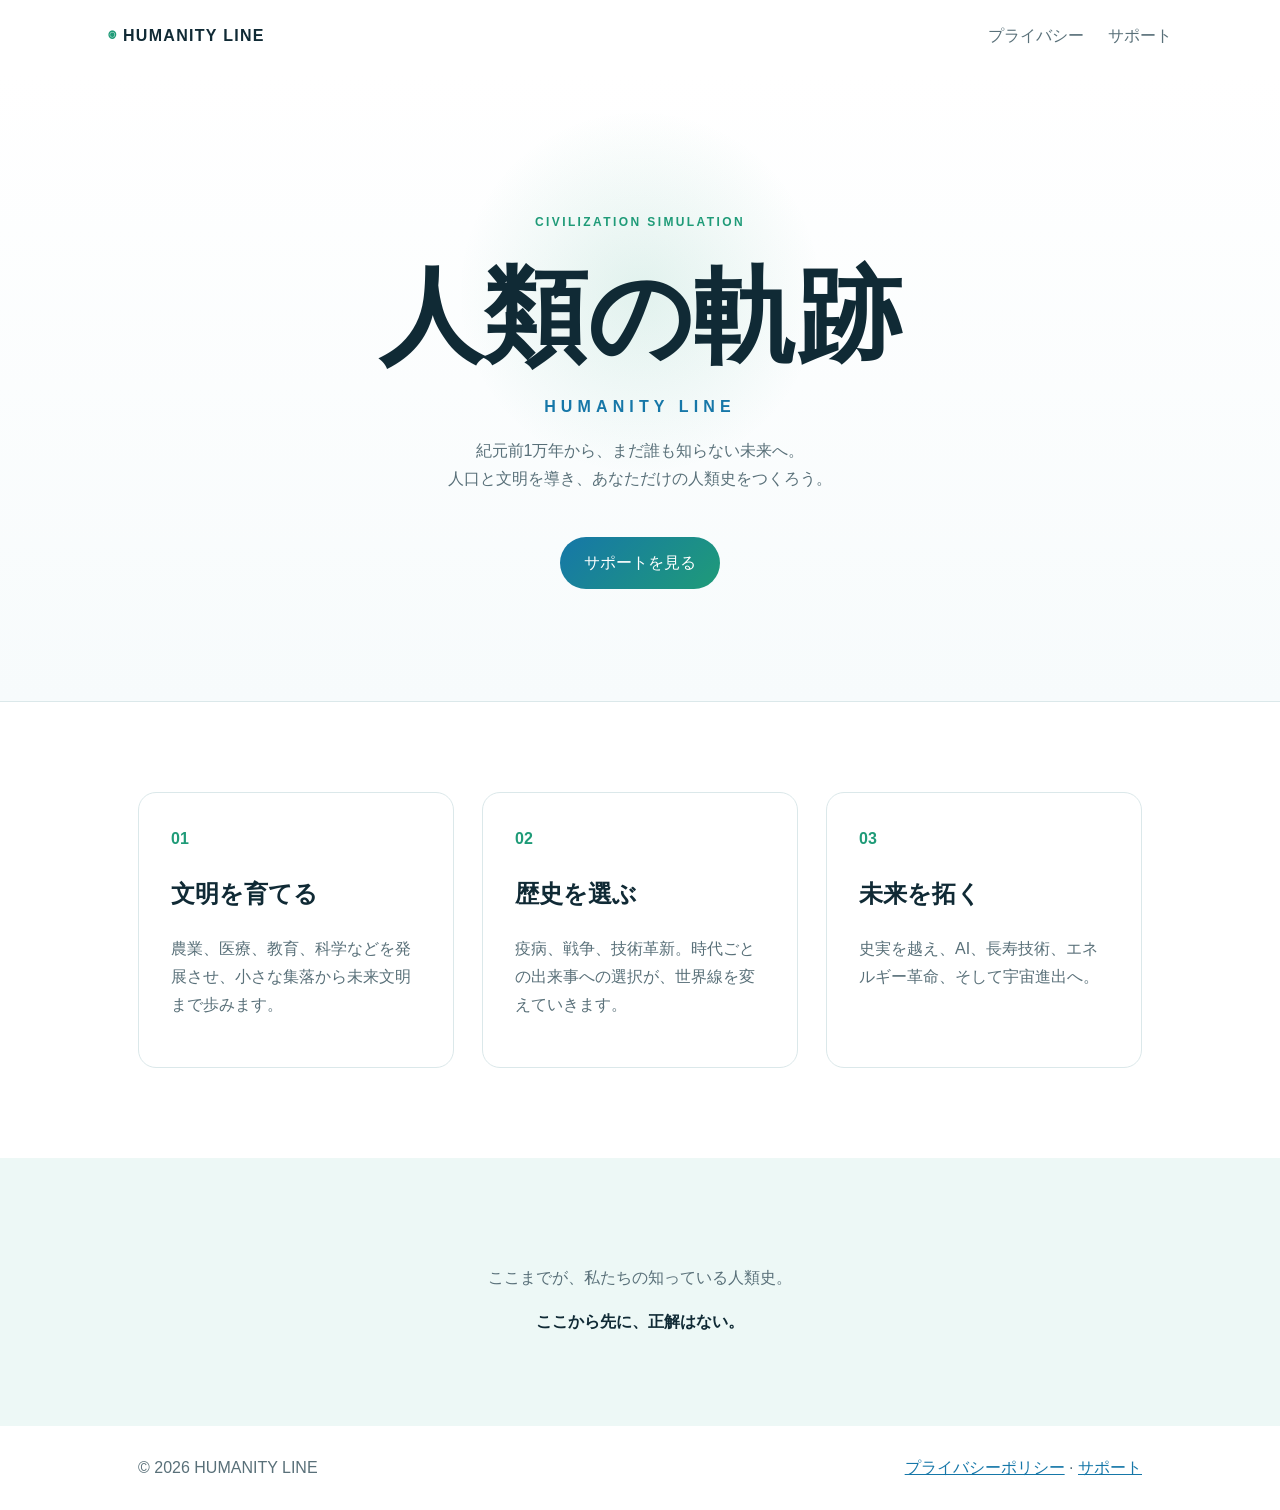
<file: index.html>
<!doctype html>
<html lang="ja">
<head>
  <meta charset="utf-8">
  <meta name="viewport" content="width=device-width, initial-scale=1">
  <meta name="description" content="人口と文明を導き、あなただけの人類史をつくる長期文明シミュレーションゲーム。">
  <title>人類の軌跡 - HUMANITY LINE</title>
  <link rel="stylesheet" href="assets/style.css">
</head>
<body>
  <header class="site-header">
    <a class="brand" href="./" aria-label="人類の軌跡 ホーム">
      <span class="brand-mark" aria-hidden="true">◉</span>
      <span>HUMANITY LINE</span>
    </a>
    <nav aria-label="メインナビゲーション">
      <a href="privacy/">プライバシー</a>
      <a href="support/">サポート</a>
    </nav>
  </header>

  <main>
    <section class="hero">
      <div class="eyebrow">CIVILIZATION SIMULATION</div>
      <h1>人類の軌跡</h1>
      <p class="hero-en">HUMANITY LINE</p>
      <p class="lead">紀元前1万年から、まだ誰も知らない未来へ。<br>人口と文明を導き、あなただけの人類史をつくろう。</p>
      <a class="button" href="support/">サポートを見る</a>
    </section>

    <section class="features" aria-label="ゲームの特徴">
      <article>
        <span class="feature-number">01</span>
        <h2>文明を育てる</h2>
        <p>農業、医療、教育、科学などを発展させ、小さな集落から未来文明まで歩みます。</p>
      </article>
      <article>
        <span class="feature-number">02</span>
        <h2>歴史を選ぶ</h2>
        <p>疫病、戦争、技術革新。時代ごとの出来事への選択が、世界線を変えていきます。</p>
      </article>
      <article>
        <span class="feature-number">03</span>
        <h2>未来を拓く</h2>
        <p>史実を越え、AI、長寿技術、エネルギー革命、そして宇宙進出へ。</p>
      </article>
    </section>

    <section class="statement">
      <p>ここまでが、私たちの知っている人類史。</p>
      <strong>ここから先に、正解はない。</strong>
    </section>
  </main>

  <footer>
    <span>© 2026 HUMANITY LINE</span>
    <span><a href="privacy/">プライバシーポリシー</a> · <a href="support/">サポート</a></span>
  </footer>
</body>
</html>
</file>
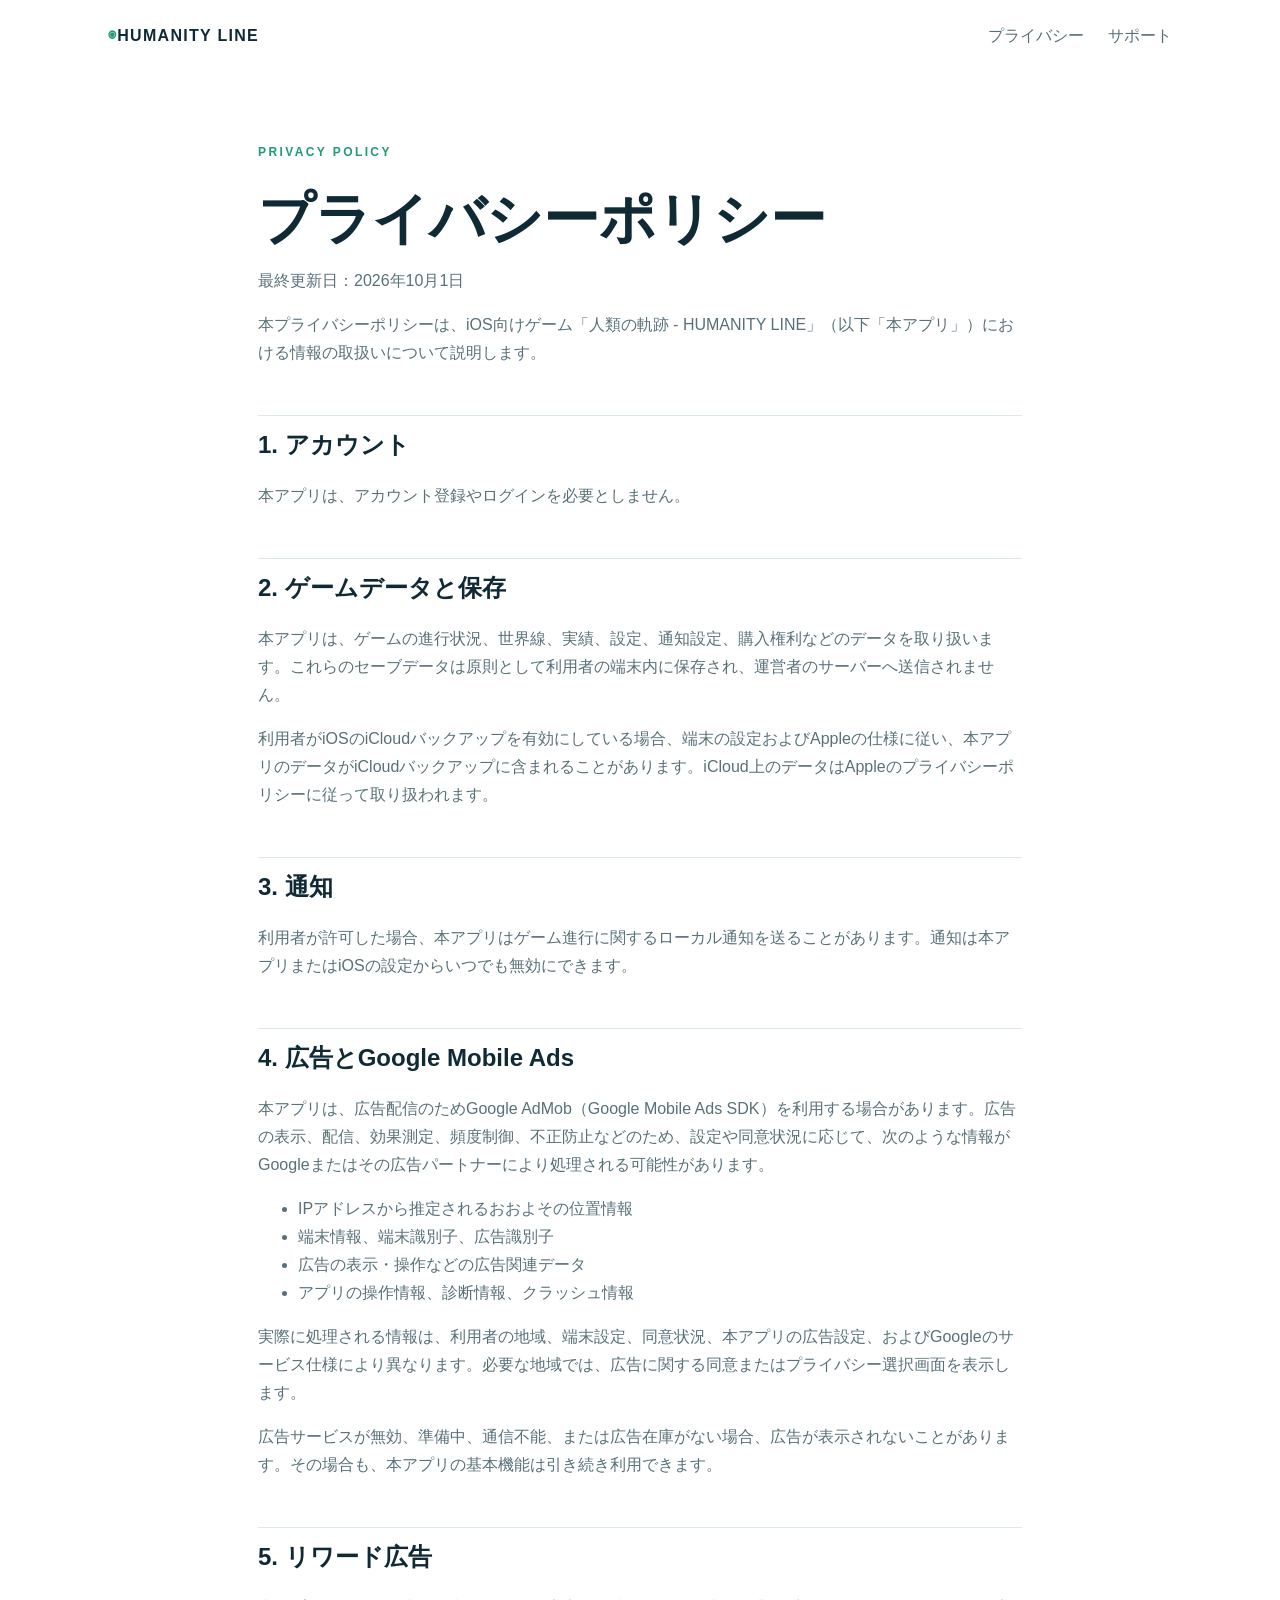
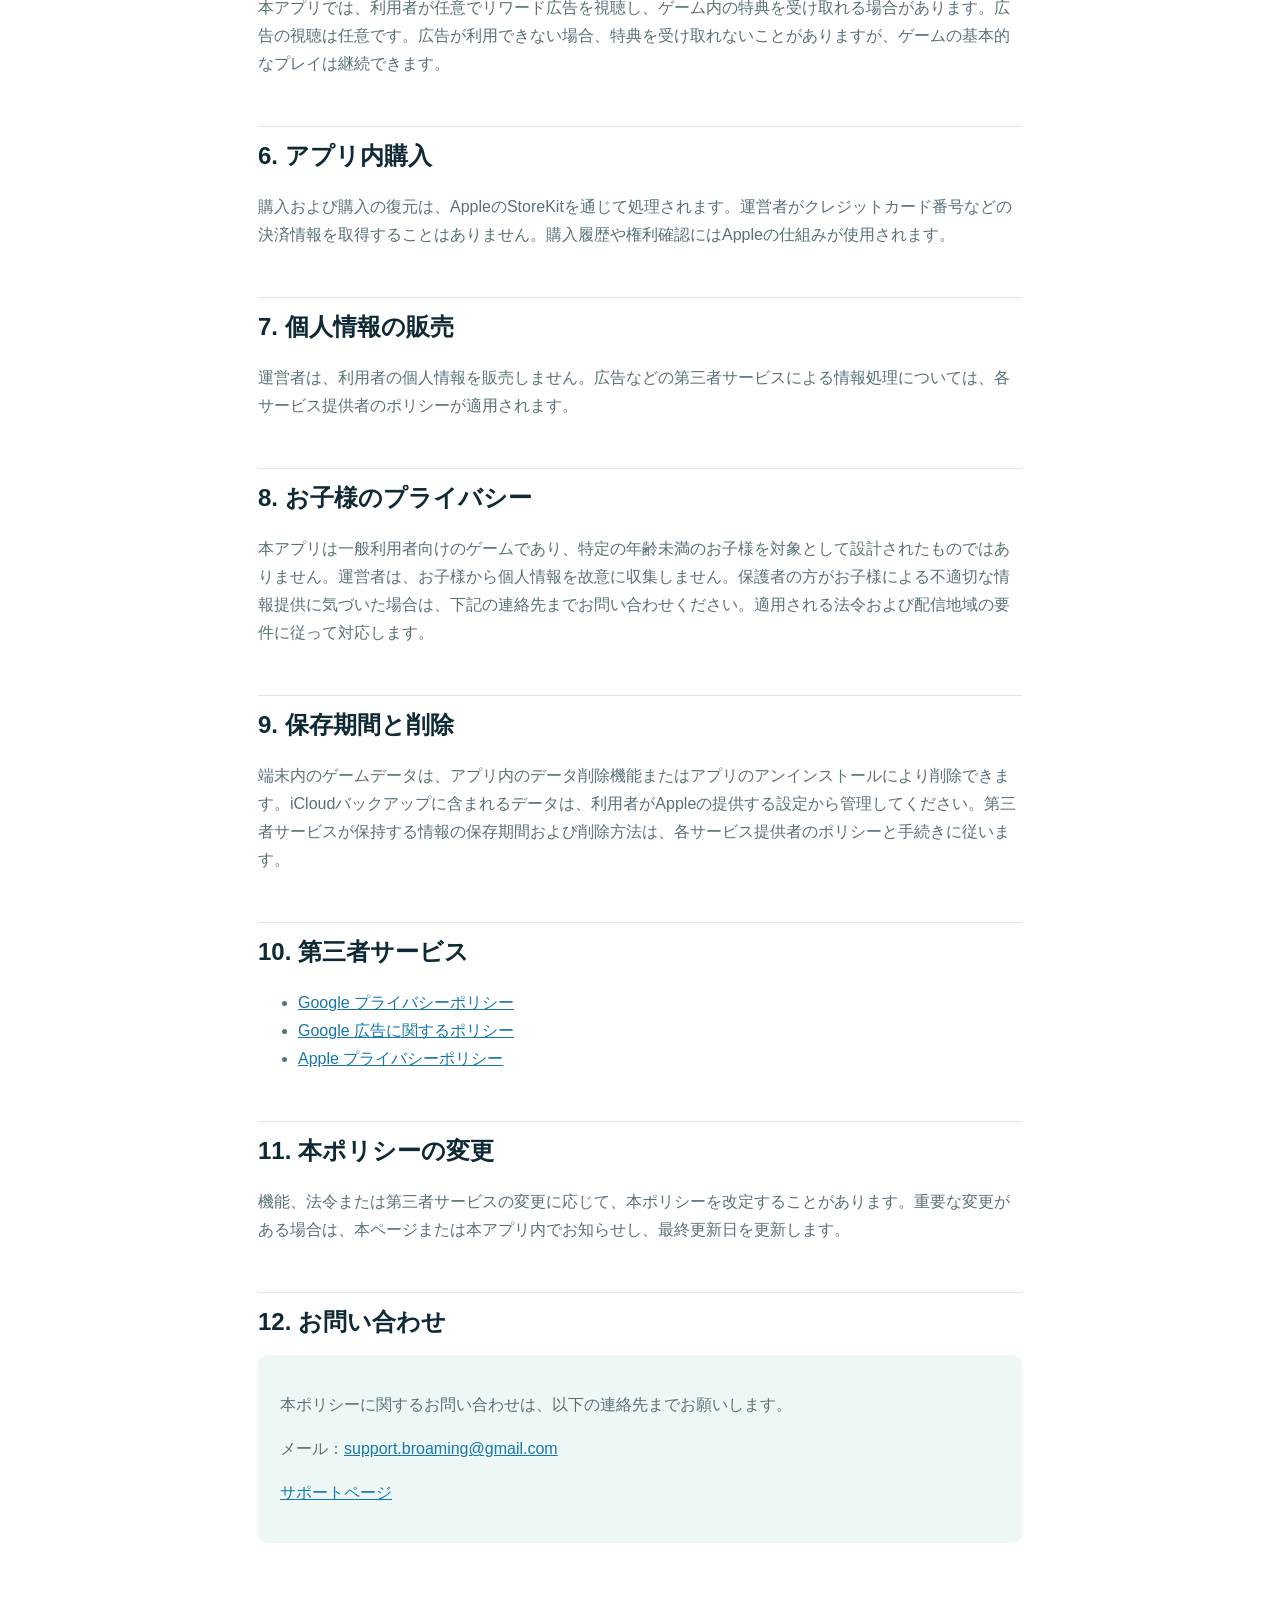
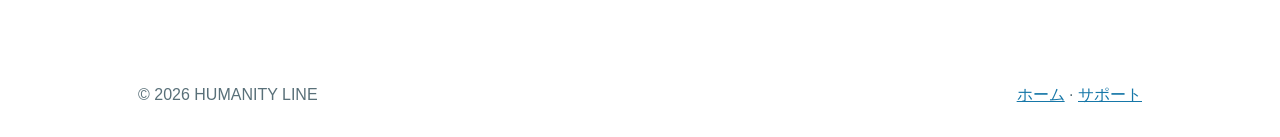
<file: privacy/index.html>
<!doctype html>
<html lang="ja">
<head>
  <meta charset="utf-8">
  <meta name="viewport" content="width=device-width, initial-scale=1">
  <meta name="description" content="人類の軌跡 - HUMANITY LINE プライバシーポリシー">
  <title>プライバシーポリシー | HUMANITY LINE</title>
  <link rel="stylesheet" href="../assets/style.css">
</head>
<body>
  <header class="site-header">
    <a class="brand" href="../"><span class="brand-mark" aria-hidden="true">◉</span><span>HUMANITY LINE</span></a>
    <nav aria-label="メインナビゲーション"><a href="../privacy/" aria-current="page">プライバシー</a><a href="../support/">サポート</a></nav>
  </header>
  <main class="document">
    <div class="kicker">PRIVACY POLICY</div>
    <h1>プライバシーポリシー</h1>
    <p class="updated">最終更新日：2026年10月1日</p>
    <p>本プライバシーポリシーは、iOS向けゲーム「人類の軌跡 - HUMANITY LINE」（以下「本アプリ」）における情報の取扱いについて説明します。</p>
    <h2>1. アカウント</h2><p>本アプリは、アカウント登録やログインを必要としません。</p>
    <h2>2. ゲームデータと保存</h2><p>本アプリは、ゲームの進行状況、世界線、実績、設定、通知設定、購入権利などのデータを取り扱います。これらのセーブデータは原則として利用者の端末内に保存され、運営者のサーバーへ送信されません。</p><p>利用者がiOSのiCloudバックアップを有効にしている場合、端末の設定およびAppleの仕様に従い、本アプリのデータがiCloudバックアップに含まれることがあります。iCloud上のデータはAppleのプライバシーポリシーに従って取り扱われます。</p>
    <h2>3. 通知</h2><p>利用者が許可した場合、本アプリはゲーム進行に関するローカル通知を送ることがあります。通知は本アプリまたはiOSの設定からいつでも無効にできます。</p>
    <h2>4. 広告とGoogle Mobile Ads</h2><p>本アプリは、広告配信のためGoogle AdMob（Google Mobile Ads SDK）を利用する場合があります。広告の表示、配信、効果測定、頻度制御、不正防止などのため、設定や同意状況に応じて、次のような情報がGoogleまたはその広告パートナーにより処理される可能性があります。</p><ul><li>IPアドレスから推定されるおおよその位置情報</li><li>端末情報、端末識別子、広告識別子</li><li>広告の表示・操作などの広告関連データ</li><li>アプリの操作情報、診断情報、クラッシュ情報</li></ul><p>実際に処理される情報は、利用者の地域、端末設定、同意状況、本アプリの広告設定、およびGoogleのサービス仕様により異なります。必要な地域では、広告に関する同意またはプライバシー選択画面を表示します。</p><p>広告サービスが無効、準備中、通信不能、または広告在庫がない場合、広告が表示されないことがあります。その場合も、本アプリの基本機能は引き続き利用できます。</p>
    <h2>5. リワード広告</h2><p>本アプリでは、利用者が任意でリワード広告を視聴し、ゲーム内の特典を受け取れる場合があります。広告の視聴は任意です。広告が利用できない場合、特典を受け取れないことがありますが、ゲームの基本的なプレイは継続できます。</p>
    <h2>6. アプリ内購入</h2><p>購入および購入の復元は、AppleのStoreKitを通じて処理されます。運営者がクレジットカード番号などの決済情報を取得することはありません。購入履歴や権利確認にはAppleの仕組みが使用されます。</p>
    <h2>7. 個人情報の販売</h2><p>運営者は、利用者の個人情報を販売しません。広告などの第三者サービスによる情報処理については、各サービス提供者のポリシーが適用されます。</p>
    <h2>8. お子様のプライバシー</h2><p>本アプリは一般利用者向けのゲームであり、特定の年齢未満のお子様を対象として設計されたものではありません。運営者は、お子様から個人情報を故意に収集しません。保護者の方がお子様による不適切な情報提供に気づいた場合は、下記の連絡先までお問い合わせください。適用される法令および配信地域の要件に従って対応します。</p>
    <h2>9. 保存期間と削除</h2><p>端末内のゲームデータは、アプリ内のデータ削除機能またはアプリのアンインストールにより削除できます。iCloudバックアップに含まれるデータは、利用者がAppleの提供する設定から管理してください。第三者サービスが保持する情報の保存期間および削除方法は、各サービス提供者のポリシーと手続きに従います。</p>
    <h2>10. 第三者サービス</h2><ul><li><a href="https://policies.google.com/privacy">Google プライバシーポリシー</a></li><li><a href="https://policies.google.com/technologies/ads">Google 広告に関するポリシー</a></li><li><a href="https://www.apple.com/legal/privacy/">Apple プライバシーポリシー</a></li></ul>
    <h2>11. 本ポリシーの変更</h2><p>機能、法令または第三者サービスの変更に応じて、本ポリシーを改定することがあります。重要な変更がある場合は、本ページまたは本アプリ内でお知らせし、最終更新日を更新します。</p>
    <h2>12. お問い合わせ</h2><div class="contact"><p>本ポリシーに関するお問い合わせは、以下の連絡先までお願いします。</p><p>メール：<a href="mailto:support.broaming@gmail.com">support.broaming@gmail.com</a></p><p><a href="../support/">サポートページ</a></p></div>
  </main>
  <footer><span>© 2026 HUMANITY LINE</span><span><a href="../">ホーム</a> · <a href="../support/">サポート</a></span></footer>
</body>
</html>
</file>
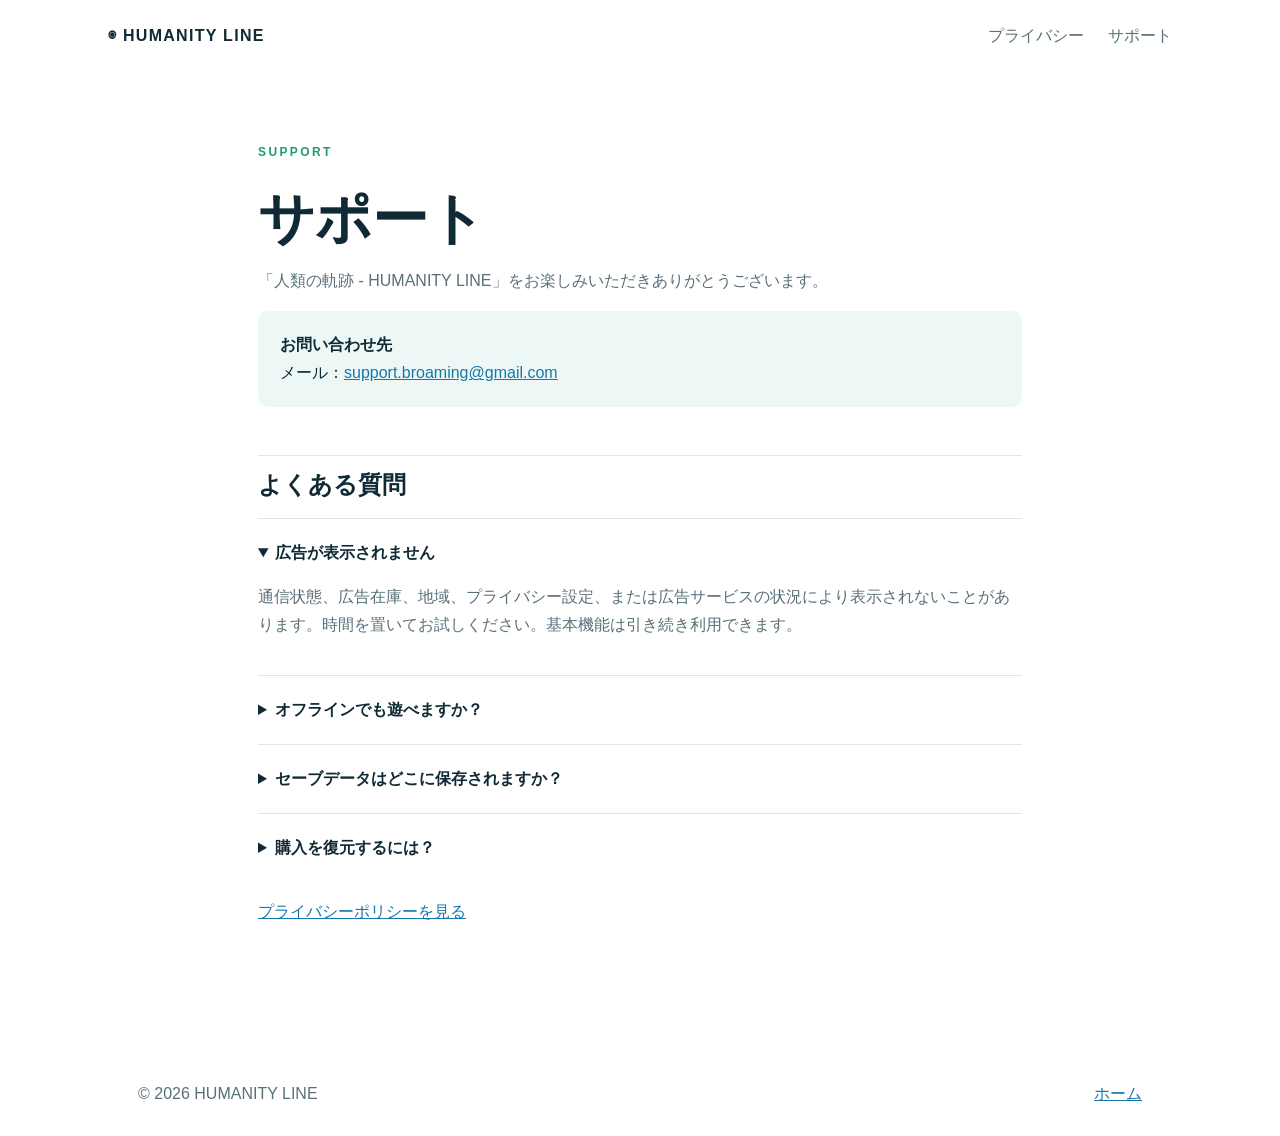
<file: support/index.html>
<!doctype html><html lang="ja"><head><meta charset="utf-8"><meta name="viewport" content="width=device-width,initial-scale=1"><title>サポート | HUMANITY LINE</title><link rel="stylesheet" href="../assets/style.css"></head><body><header class="site-header"><a class="brand" href="../">◉ HUMANITY LINE</a><nav><a href="../privacy/">プライバシー</a><a href="../support/">サポート</a></nav></header><main class="document"><div class="kicker">SUPPORT</div><h1>サポート</h1><p>「人類の軌跡 - HUMANITY LINE」をお楽しみいただきありがとうございます。</p><div class="notice"><strong>お問い合わせ先</strong><br>メール：<a href="mailto:support.broaming@gmail.com">support.broaming@gmail.com</a></div><section class="faq"><h2>よくある質問</h2><details open><summary>広告が表示されません</summary><p>通信状態、広告在庫、地域、プライバシー設定、または広告サービスの状況により表示されないことがあります。時間を置いてお試しください。基本機能は引き続き利用できます。</p></details><details><summary>オフラインでも遊べますか？</summary><p>基本機能はオフラインでも利用できます。広告、購入、購入の復元には接続が必要です。</p></details><details><summary>セーブデータはどこに保存されますか？</summary><p>原則として端末内です。アプリ削除で失われる場合があります。iCloudバックアップ設定によってはバックアップに含まれることがあります。</p></details><details><summary>購入を復元するには？</summary><p>購入時と同じApple Accountでサインインし、アプリの設定画面から「購入を復元」を選択してください。</p></details></section><p><a href="../privacy/">プライバシーポリシーを見る</a></p></main><footer><span>© 2026 HUMANITY LINE</span><a href="../">ホーム</a></footer></body></html>
</file>
<file: assets/style.css>
:root{--ink:#102a35;--muted:#597079;--blue:#1677a8;--green:#1f9b78;--pale:#edf8f6;--line:#dbe8ea}*{box-sizing:border-box}body{margin:0;color:var(--ink);font-family:-apple-system,BlinkMacSystemFont,"Hiragino Sans","Yu Gothic",sans-serif;line-height:1.75}a{color:var(--blue)}.site-header{max-width:1120px;margin:auto;padding:22px 28px;display:flex;align-items:center;justify-content:space-between}.brand{color:var(--ink);text-decoration:none;font-weight:750;letter-spacing:.08em}.brand-mark{color:var(--green)}nav{display:flex;gap:24px}nav a{color:var(--muted);text-decoration:none}.hero{min-height:630px;padding:140px 28px 100px;text-align:center;background:radial-gradient(circle at 50% 35%,rgba(31,155,120,.12),transparent 24%),linear-gradient(#fff,#f7fbfc);border-bottom:1px solid var(--line)}.eyebrow,.kicker{color:var(--green);font-size:.75rem;font-weight:800;letter-spacing:.2em}h1{margin:24px 0 0;font-size:clamp(3rem,10vw,6.5rem);line-height:1.15}.hero-en{color:var(--blue);font-weight:700;letter-spacing:.32em}.lead,p,li{color:var(--muted)}.button{display:inline-block;margin-top:28px;padding:12px 24px;color:#fff;background:linear-gradient(135deg,var(--blue),var(--green));border-radius:999px;text-decoration:none}.features{max-width:1060px;margin:auto;padding:90px 28px;display:grid;grid-template-columns:repeat(3,1fr);gap:28px}.features article{padding:32px;border:1px solid var(--line);border-radius:18px}.feature-number{color:var(--green);font-weight:800}.statement{padding:90px 28px;text-align:center;background:var(--pale)}.document{max-width:820px;margin:auto;padding:70px 28px 110px}.document h1{font-size:clamp(2rem,7vw,3.5rem)}.document h2{margin:48px 0 12px;padding-top:8px;border-top:1px solid var(--line)}.notice,.contact{padding:20px 22px;background:var(--pale);border-radius:10px}.faq details{border-top:1px solid var(--line);padding:20px 0}.faq summary{cursor:pointer;font-weight:750}footer{max-width:1060px;margin:auto;padding:28px;display:flex;justify-content:space-between;color:var(--muted)}@media(max-width:720px){.site-header{padding:18px 20px}.brand{font-size:.82rem}nav{gap:12px}.features{grid-template-columns:1fr;padding:60px 28px}footer{flex-direction:column}}
</file>
